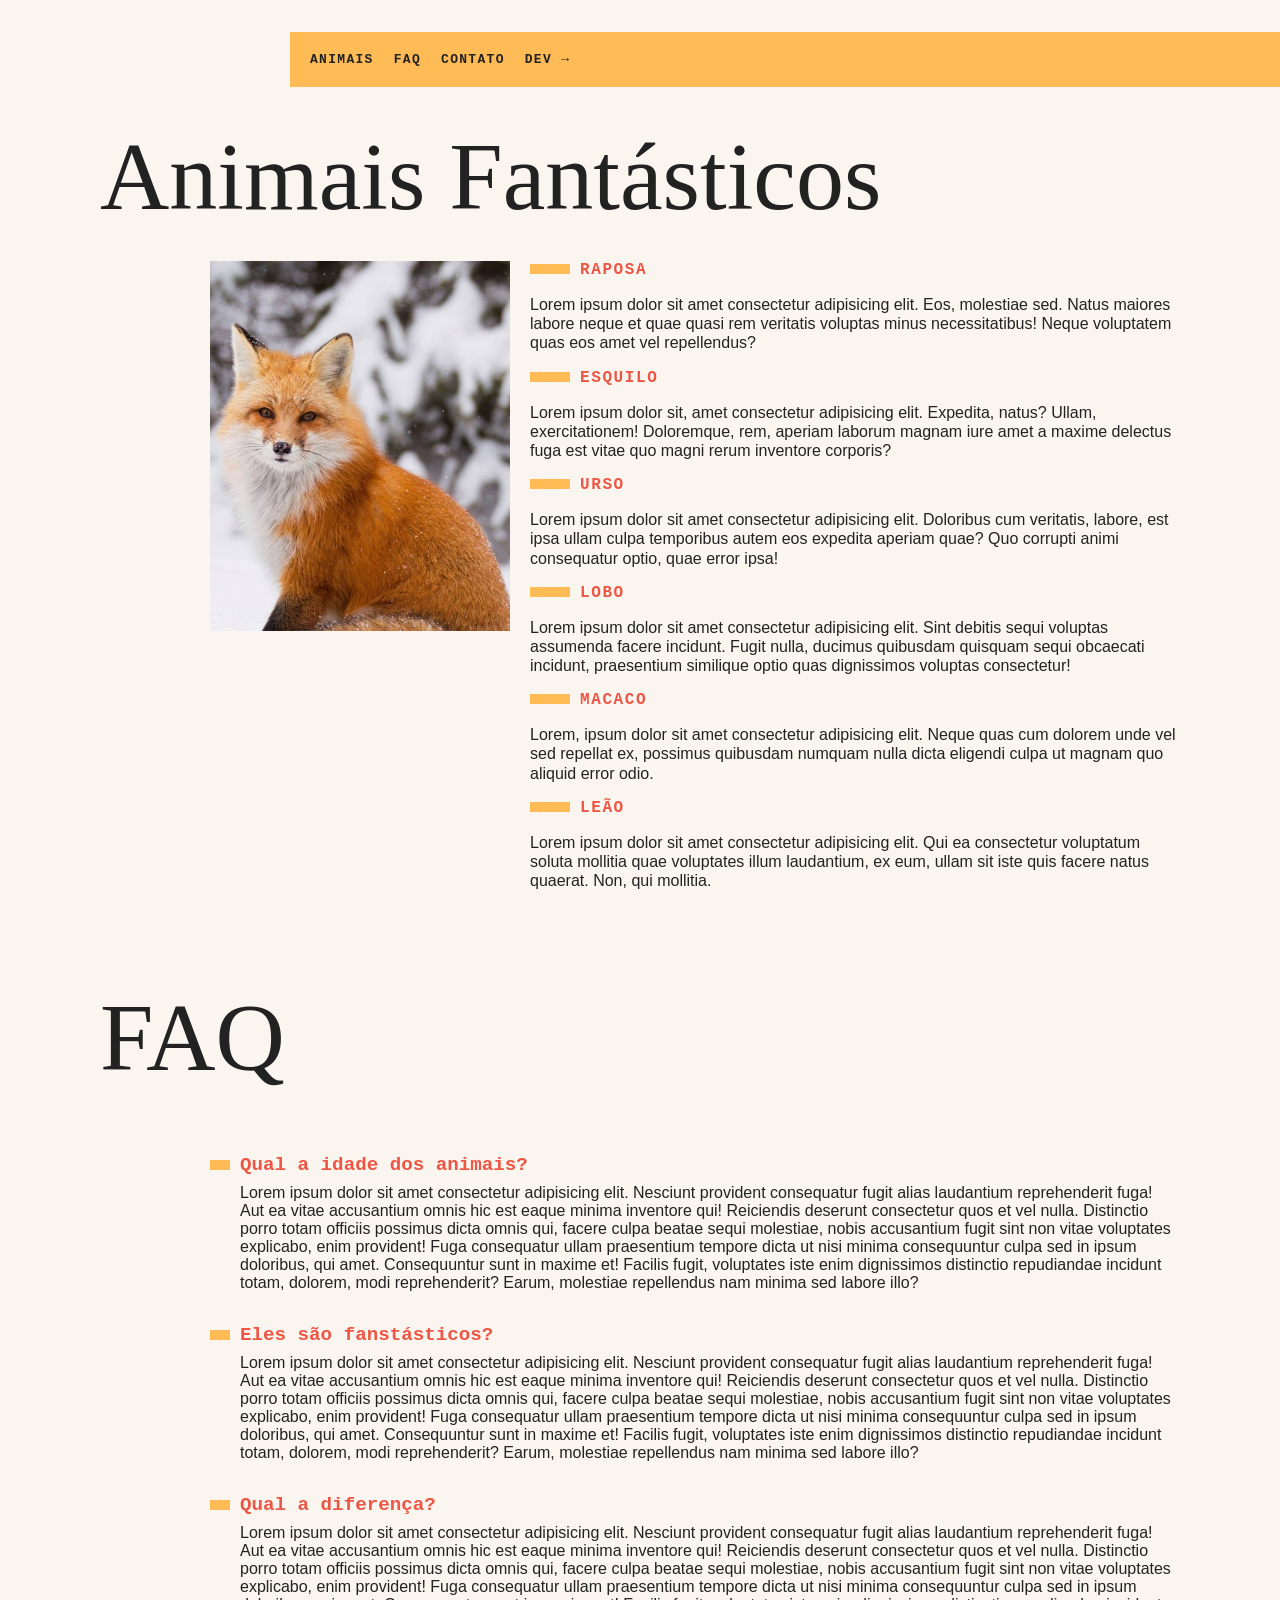
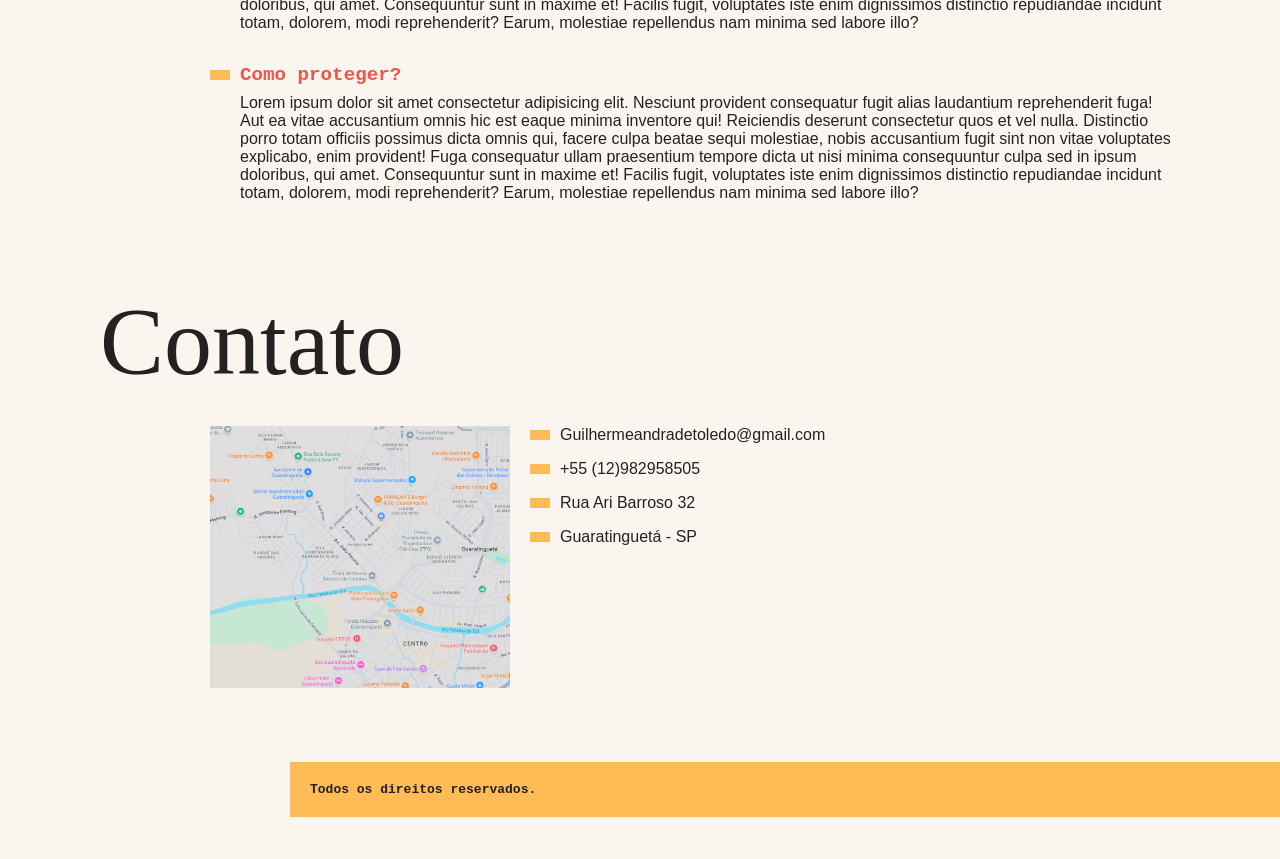
<file: colinha DOM/DOM.html>
<!doctype html>
<html lang="en">
  <head>
    <meta charset="UTF-8" />
    <meta name="viewport" content="width=device-width, initial-scale=1.0" />
    <title>Dom</title>
    <style>
        body,
h1,
h2,
h3,
ul,
p,
li,
dd,
dt,
dl {
  margin: 0px;
  padding: 0px;
}

img {
  display: block;
  max-width: 100%;
}

ul {
  list-style: none;
}

body {
  background: #faf6ef;
  color: #222;
  -webkit-font-smoothing: antialiased;
  display: grid;
  grid-template-columns: 1fr 200px minmax(200px, 900px) 1fr;
}

.menu {
  grid-column: 3/5;
  margin-top: 2rem;
  margin-bottom: 2rem;
  background: #fb5;
}

.menu ul {
  display: flex;
  flex-wrap: wrap;
  padding: 10px;
}

.menu li a {
  display: block;
  padding: 10px;
  margin-right: 10 px;
  color: #222;
  text-decoration: none;
  font-family: monospace;
  font-weight: bold;
  text-transform: uppercase;
  font-size: 0, 875rem;
  letter-spacing: 0.1em;
}

.grid-section {
  grid-column: 2/4;
  width: 100%;
  box-sizing: border-box;
  padding: 10px;
  display: grid;
  grid-template-columns: 90px 300px 1fr;
  grid-gap: 20px;
  margin-bottom: 4rem;
}

.titulo {
  font-family: georgia;
  font-size: 6rem;
  line-height: 1;
  font-weight: normal;
  margin-bottom: 1rem;
  grid-column: 1/4;
}

.animais h2 {
  font-family: monospace;
  font-size: 1rem;
  text-transform: uppercase;
  letter-spacing: 0.1em;
  margin-bottom: 1rem;
  color: #e54;
}

.animais h2::before {
  content: "";
  display: inline-block;
  width: 40px;
  height: 10px;
  margin-right: 10px;
  background: #fb5;
}

.animais p {
  font-family: Arial, Helvetica, sans-serif;
  line-height: 1.2;
  margin-bottom: 1rem;
}

.animais-lista {
  height: 370px;
  overflow-y: scroll;
  grid-column: 2;
}

.animais-lista::-webkit-scrollbar {
  width: 18px;
}

.animais-lista::-webkit-scrollbar-thumb {
  background: #fb5;
  border-left: 4px solid #faf6ef;
  border-right: 4px solid #faf6ef;
}

.animais-descricao {
  grid-column: 3;
}

.animais-descricao section {
  margin-bottom: 3rem;
}

.faq-lista {
  grid-column: 2/4;
}

.faq-lista dt {
  font-size: 1.2rem;
  font-family: monospace;
  font-weight: bold;
  margin-top: 2rem;
  margin-bottom: 0.5rem;
  color: #e54;
}

.faq-lista dt::before {
  content: "";
  display: inline-block;
  width: 20px;
  height: 10px;
  margin-right: 10px;
  background: #fb5;
}

.faq-lista dd {
  font-family: Helvetica, Arial;
  margin-bottom: 0.5rem;
  margin-left: 30px;
}

.mapa {
  grid-column: 2;
}
.dados {
  grid-column: 3;
}

.dados li {
  margin-bottom: 1rem;
  font-family: Helvetica, Arial;
}

.dados li::before {
  content: "";
  display: inline-block;
  width: 20px;
  height: 10px;
  margin-right: 10px;
  background: #fb5;
}

.copy {
  grid-column: 3/5;
  margin-bottom: 2rem;
  background: #fb5;
}

.copy p {
  padding: 20px;
  font-family: monospace;
  font-weight: bold;
}

@media (max-width: 700px) {
  body {
    grid-template-columns: 1fr;
  }
  .menu,
  .grid-section,
  .copy {
    grid-column: 1;
  }
  .grid-section {
    grid-template-columns: 100px 1fr;
    grid-gap: 10px;
  }
  .animais-lista {
    grid-column: 1;
  }
  .faq-lista,
  .dados,
  .mapa {
    grid-column: 1/3;
  }
  .grid-section h1 {
    font-size: 3rem;
  }
  .menu{ margin-top: 0px;}
  .copy{ margin-bottom: 0px;}
}

    </style>
  </head>
  <body>
    <nav class="menu">
      <ul>
        <li><a href="#animais">Animais</a></li>
        <li><a href="#faq">Faq</a></li>
        <li><a href="#contato">Contato</a></li>
        <li><a href="https:Meusite.com">Dev →</a></li>
      </ul>
    </nav>

    <section class="grid-section animais" id="animais">
      <h1 class="titulo">Animais Fantásticos</h1>
      <ul class="animais-lista">
        <li><img src="../_projeto/img/images1.jpg" /></li>
        <li><img src="../_projeto/img/images2.jpg" /></li>
        <li><img src="../_projeto/img/images3.jpg" /></li>
        <li><img src="../_projeto/img/images4.jpg" /></li>
        <li><img src="../_projeto/img/images5.jpg" /></li>
        <li><img src="../_projeto/img/images6.jpg" /></li>
      </ul>
      <div class="animais-descricoes animais">
        <section>
          <h2>Raposa</h2>
          <p>
            Lorem ipsum dolor sit amet consectetur adipisicing elit. Eos,
            molestiae sed. Natus maiores labore neque et quae quasi rem
            veritatis voluptas minus necessitatibus! Neque voluptatem quas eos
            amet vel repellendus?
          </p>
        </section>
        <section>
          <h2>Esquilo</h2>
          <p>
            Lorem ipsum dolor sit, amet consectetur adipisicing elit. Expedita,
            natus? Ullam, exercitationem! Doloremque, rem, aperiam laborum
            magnam iure amet a maxime delectus fuga est vitae quo magni rerum
            inventore corporis?
          </p>
        </section>
        <section>
          <h2>Urso</h2>
          <p>
            Lorem ipsum dolor sit amet consectetur adipisicing elit. Doloribus
            cum veritatis, labore, est ipsa ullam culpa temporibus autem eos
            expedita aperiam quae? Quo corrupti animi consequatur optio, quae
            error ipsa!
          </p>
        </section>
        <section>
          <h2>lobo</h2>
          <p>
            Lorem ipsum dolor sit amet consectetur adipisicing elit. Sint
            debitis sequi voluptas assumenda facere incidunt. Fugit nulla,
            ducimus quibusdam quisquam sequi obcaecati incidunt, praesentium
            similique optio quas dignissimos voluptas consectetur!
          </p>
        </section>
        <section>
          <h2>macaco</h2>
          <p>
            Lorem, ipsum dolor sit amet consectetur adipisicing elit. Neque quas
            cum dolorem unde vel sed repellat ex, possimus quibusdam numquam
            nulla dicta eligendi culpa ut magnam quo aliquid error odio.
          </p>
        </section>
        <section>
          <h2>leão</h2>
          <p>
            Lorem ipsum dolor sit amet consectetur adipisicing elit. Qui ea
            consectetur voluptatum soluta mollitia quae voluptates illum
            laudantium, ex eum, ullam sit iste quis facere natus quaerat. Non,
            qui mollitia.
          </p>
        </section>
      </div>
    </section>

    <section class="grid-section animais faq" id="faq">
      <h1 class="titulo">FAQ</h1>
      <dl class="faq-lista">
        <dt>Qual a idade dos animais?</dt>
        <dd>
          Lorem ipsum dolor sit amet consectetur adipisicing elit. Nesciunt
          provident consequatur fugit alias laudantium reprehenderit fuga! Aut
          ea vitae accusantium omnis hic est eaque minima inventore qui!
          Reiciendis deserunt consectetur quos et vel nulla. Distinctio porro
          totam officiis possimus dicta omnis qui, facere culpa beatae sequi
          molestiae, nobis accusantium fugit sint non vitae voluptates
          explicabo, enim provident! Fuga consequatur ullam praesentium tempore
          dicta ut nisi minima consequuntur culpa sed in ipsum doloribus, qui
          amet. Consequuntur sunt in maxime et! Facilis fugit, voluptates iste
          enim dignissimos distinctio repudiandae incidunt totam, dolorem, modi
          reprehenderit? Earum, molestiae repellendus nam minima sed labore
          illo?
        </dd>
        <dt>Eles são fanstásticos?</dt>
        <dd>
          Lorem ipsum dolor sit amet consectetur adipisicing elit. Nesciunt
          provident consequatur fugit alias laudantium reprehenderit fuga! Aut
          ea vitae accusantium omnis hic est eaque minima inventore qui!
          Reiciendis deserunt consectetur quos et vel nulla. Distinctio porro
          totam officiis possimus dicta omnis qui, facere culpa beatae sequi
          molestiae, nobis accusantium fugit sint non vitae voluptates
          explicabo, enim provident! Fuga consequatur ullam praesentium tempore
          dicta ut nisi minima consequuntur culpa sed in ipsum doloribus, qui
          amet. Consequuntur sunt in maxime et! Facilis fugit, voluptates iste
          enim dignissimos distinctio repudiandae incidunt totam, dolorem, modi
          reprehenderit? Earum, molestiae repellendus nam minima sed labore
          illo?
        </dd>
        <dt>Qual a diferença?</dt>
        <dd>
          Lorem ipsum dolor sit amet consectetur adipisicing elit. Nesciunt
          provident consequatur fugit alias laudantium reprehenderit fuga! Aut
          ea vitae accusantium omnis hic est eaque minima inventore qui!
          Reiciendis deserunt consectetur quos et vel nulla. Distinctio porro
          totam officiis possimus dicta omnis qui, facere culpa beatae sequi
          molestiae, nobis accusantium fugit sint non vitae voluptates
          explicabo, enim provident! Fuga consequatur ullam praesentium tempore
          dicta ut nisi minima consequuntur culpa sed in ipsum doloribus, qui
          amet. Consequuntur sunt in maxime et! Facilis fugit, voluptates iste
          enim dignissimos distinctio repudiandae incidunt totam, dolorem, modi
          reprehenderit? Earum, molestiae repellendus nam minima sed labore
          illo?
        </dd>
        <dt>Como proteger?</dt>
        <dd>
          Lorem ipsum dolor sit amet consectetur adipisicing elit. Nesciunt
          provident consequatur fugit alias laudantium reprehenderit fuga! Aut
          ea vitae accusantium omnis hic est eaque minima inventore qui!
          Reiciendis deserunt consectetur quos et vel nulla. Distinctio porro
          totam officiis possimus dicta omnis qui, facere culpa beatae sequi
          molestiae, nobis accusantium fugit sint non vitae voluptates
          explicabo, enim provident! Fuga consequatur ullam praesentium tempore
          dicta ut nisi minima consequuntur culpa sed in ipsum doloribus, qui
          amet. Consequuntur sunt in maxime et! Facilis fugit, voluptates iste
          enim dignissimos distinctio repudiandae incidunt totam, dolorem, modi
          reprehenderit? Earum, molestiae repellendus nam minima sed labore
          illo?
        </dd>
      </dl>
    </section>

    <section class="grid-section contato" id="contato">
      <h1 class="titulo">Contato</h1>
      <div class="mapa">
        <img src="../_projeto/img/mapa.png" />
      </div>
      <ul class="dados">
        <li>Guilhermeandradetoledo@gmail.com</li>
        <li>+55 (12)982958505</li>
        <li>Rua Ari Barroso 32</li>
        <li>Guaratinguetá - SP</li>
      </ul>
    </section>

    <footer class="copy"><p>Todos os direitos reservados.</p></footer>
  </body>
  <script src="Dom.js"></script>
</html>
</file>
